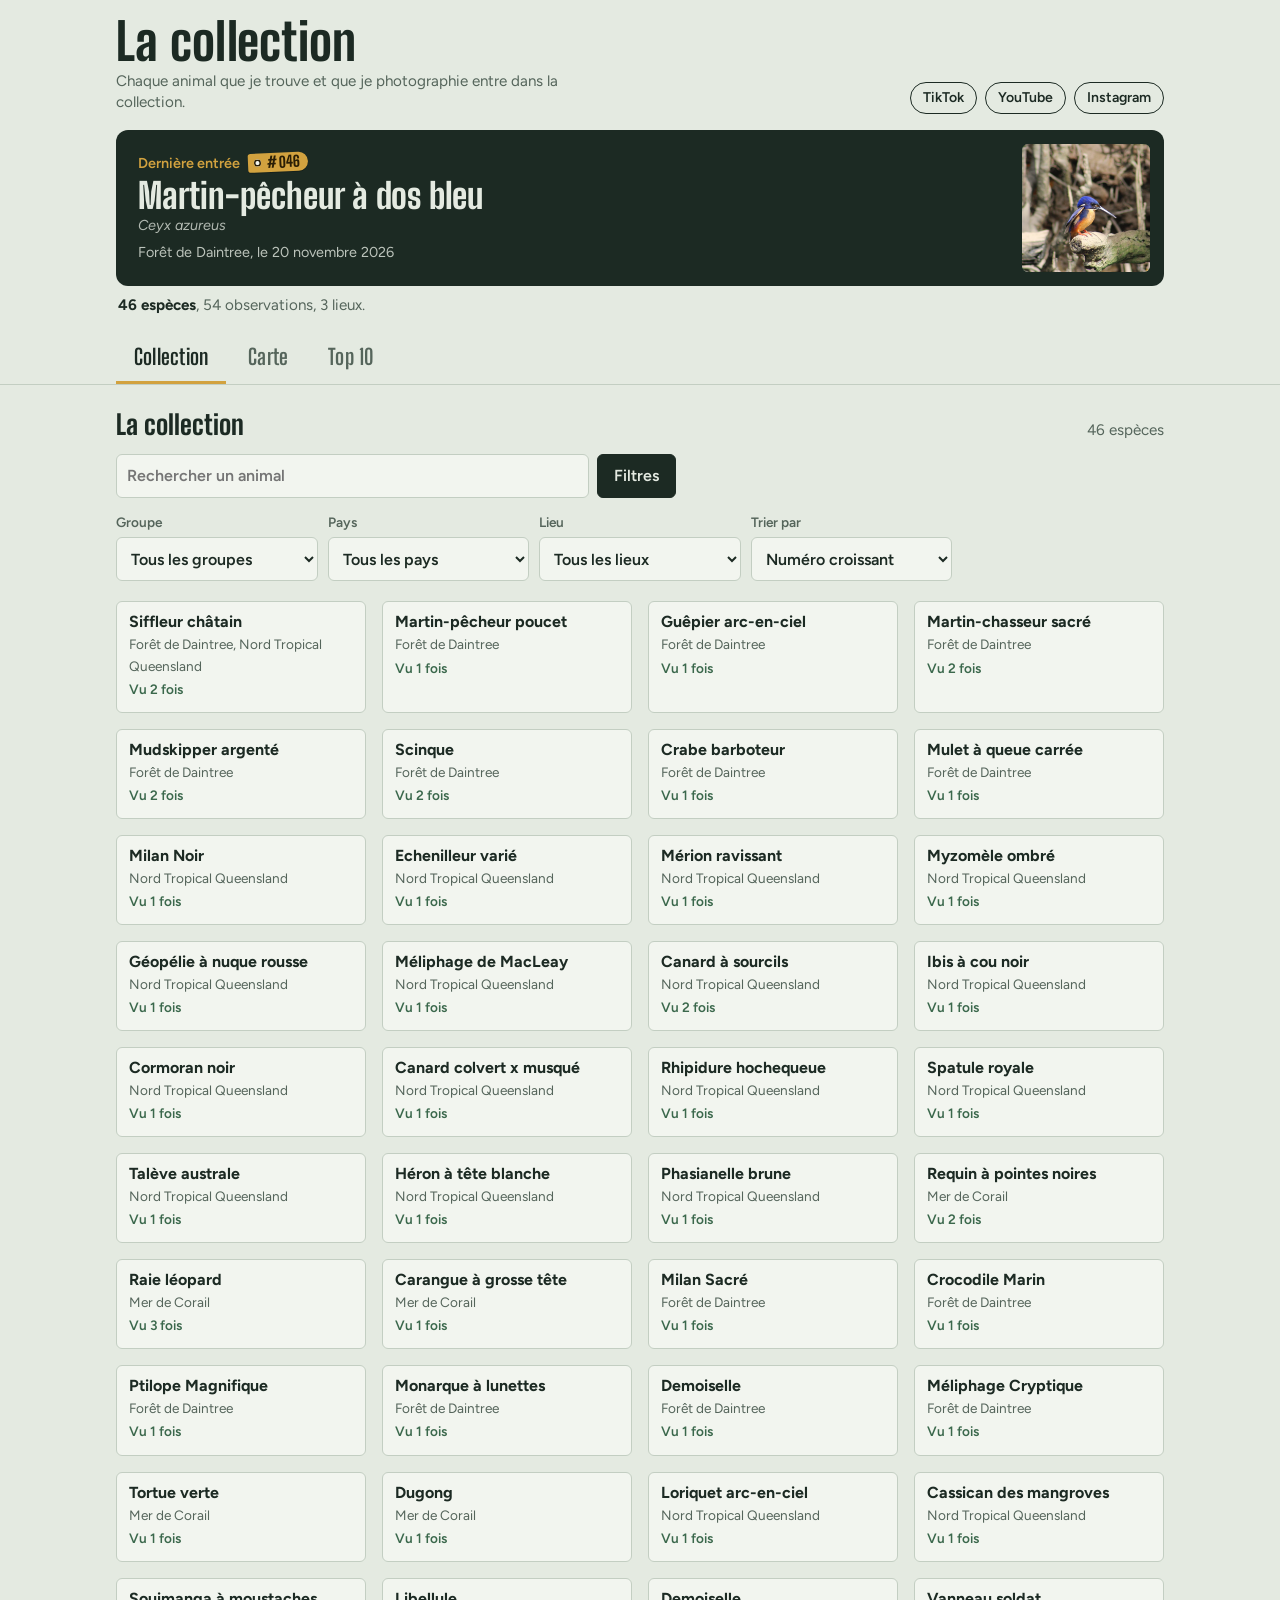
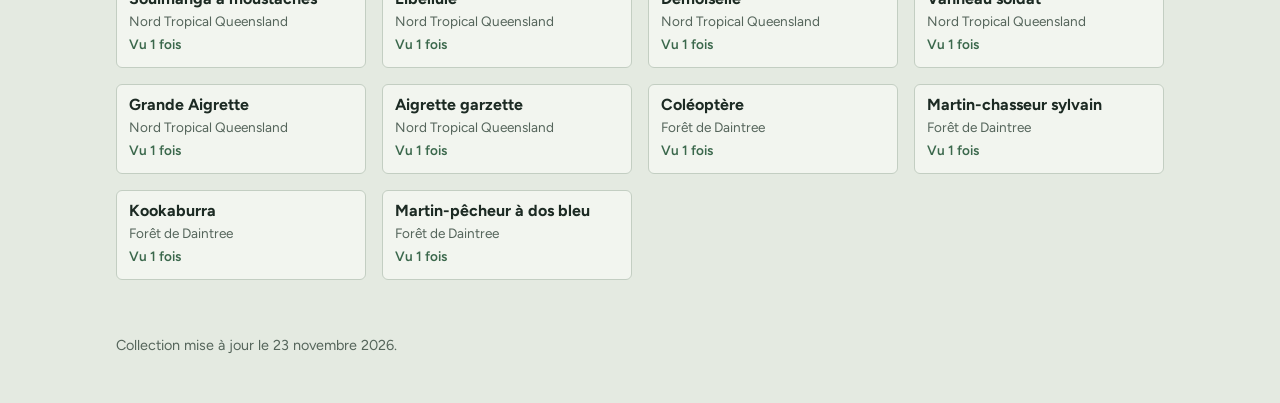
<file: index.html>
<!doctype html>
<html lang="fr">
<head>
<meta charset="utf-8">
<meta name="viewport" content="width=device-width, initial-scale=1, viewport-fit=cover">
<title>La collection d'Edouard</title>
<meta name="description" content="Chaque animal que je trouve et que je photographie entre dans la collection : liste, carte des observations et top 10.">
<meta name="theme-color" content="#1C2A23">
<link rel="preconnect" href="https://fonts.googleapis.com">
<link rel="preconnect" href="https://fonts.gstatic.com" crossorigin>
<link href="https://fonts.googleapis.com/css2?family=Big+Shoulders+Display:wght@700;800&family=Figtree:wght@400;500;600;700&display=swap" rel="stylesheet">
<link rel="stylesheet" href="vendor/leaflet/leaflet.css">
<link rel="stylesheet" href="assets/style.css">
</head>
<body>
<a class="skip" href="#contenu">Aller au contenu</a>

<header class="masthead wrap">
  <div>
    <a class="site-title" id="site-title" href="#collection">La collection d'Edouard</a>
    <p class="site-sub" id="site-sub"></p>
  </div>
  <nav class="socials" id="socials" aria-label="Mes réseaux"></nav>
</header>

<section class="latest wrap" id="latest" aria-label="Dernière entrée dans la collection"></section>

<nav class="tabs" aria-label="Rubriques">
  <div class="wrap tabs-inner">
    <a href="#collection" data-view="collection">Collection</a>
    <a href="#carte" data-view="carte">Carte</a>
    <a href="#top10" data-view="top10">Top 10</a>
  </div>
</nav>

<main id="contenu" class="wrap">
  <p class="notice" id="load-error" hidden>Impossible de charger la collection. Vérifie ta connexion puis recharge la page.</p>

  <section id="view-collection" class="view" aria-labelledby="h-collection">
    <div class="view-head">
      <h2 id="h-collection" class="view-title">La collection</h2>
      <p id="result-count" aria-live="polite"></p>
    </div>
    <form class="filters" id="filters" role="search" onsubmit="return false">
      <div class="search-row">
        <label class="f-search">
          <span class="sr-only">Rechercher</span>
          <input type="search" id="f-q" placeholder="Rechercher un animal" autocomplete="off">
        </label>
        <button type="button" class="filter-toggle" id="more-btn" aria-expanded="false" aria-controls="more">Filtres</button>
      </div>
      <div class="more" id="more" hidden>
        <div class="more-grid">
          <label><span>Groupe</span><select id="f-groupe"></select></label>
          <label><span>Pays</span><select id="f-pays"></select></label>
          <label><span>Lieu</span><select id="f-lieu"></select></label>
          <label><span>Trier par</span>
            <select id="f-tri">
              <option value="num">Numéro croissant</option>
              <option value="num-desc">Numéro décroissant</option>
              <option value="nom">Nom</option>
              <option value="vus">Les plus vus</option>
              <option value="recent">Vus récemment</option>
            </select>
          </label>
        </div>
      </div>
    </form>
    <div class="result-bar">
      <button type="button" class="link-btn" id="f-reset" hidden>Effacer les filtres</button>
    </div>
    <ul class="grid" id="grid"></ul>
  </section>

  <section id="view-carte" class="view" aria-labelledby="h-carte" hidden>
    <h2 id="h-carte" class="view-title">La carte des observations</h2>
    <p class="lede">Les lieux sont indiqués par zone, jamais au point près, pour ne pas déranger les animaux.</p>
    <div class="map-countries" id="map-countries" role="group" aria-label="Choisir un pays" hidden></div>
    <div class="map" id="map" role="region" aria-label="Carte des zones d'observation"></div>
    <ul class="zones" id="zones"></ul>
  </section>

  <section id="view-top10" class="view" aria-labelledby="h-top10" hidden>
    <h2 id="h-top10" class="view-title">Mon top 10</h2>
    <p class="lede">Les rencontres qui m'ont le plus marqué.</p>
    <ol class="top" id="top"></ol>
  </section>
</main>

<footer class="footer wrap">
  <p id="maj"></p>
</footer>

<dialog class="detail" id="detail" aria-labelledby="d-name"></dialog>

<script src="vendor/leaflet/leaflet.js"></script>
<script src="assets/common.js"></script>
<script src="assets/app.js"></script>
</body>
</html>
</file>
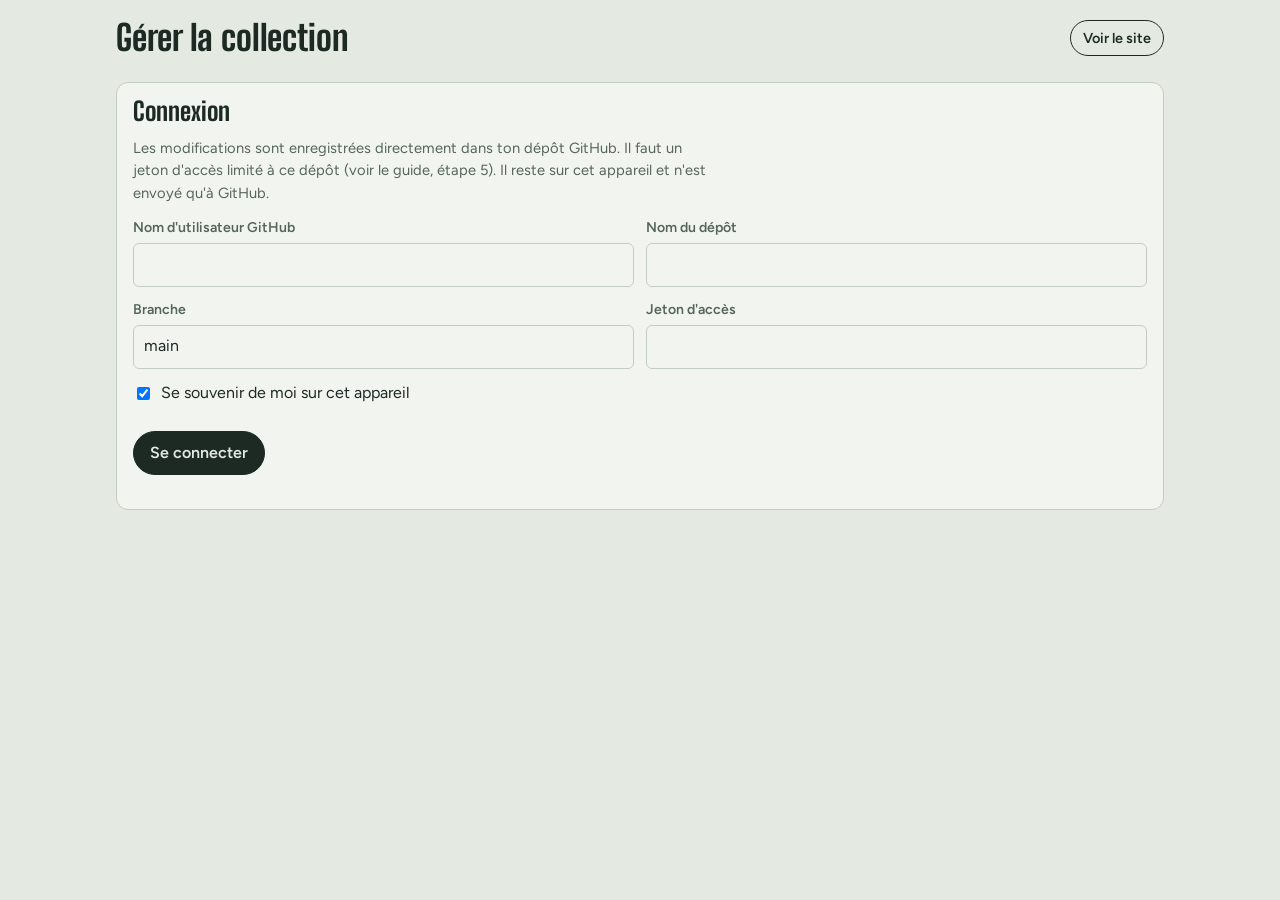
<file: admin.html>
<!doctype html>
<html lang="fr">
<head>
<meta charset="utf-8">
<meta name="viewport" content="width=device-width, initial-scale=1, viewport-fit=cover">
<meta name="robots" content="noindex, nofollow">
<title>Gérer la collection</title>
<link rel="preconnect" href="https://fonts.googleapis.com">
<link rel="preconnect" href="https://fonts.gstatic.com" crossorigin>
<link href="https://fonts.googleapis.com/css2?family=Big+Shoulders+Display:wght@700;800&family=Figtree:wght@400;500;600;700&display=swap" rel="stylesheet">
<link rel="stylesheet" href="vendor/leaflet/leaflet.css">
<link rel="stylesheet" href="assets/style.css">
</head>
<body>
<header class="wrap adm-head">
  <h1 class="adm-title">Gérer la collection</h1>
  <a class="btn btn-ghost btn-small" href="./" target="_blank" rel="noopener">Voir le site</a>
</header>

<!-- Connexion -->
<main class="wrap" id="login-view">
  <section class="panel">
    <h2>Connexion</h2>
    <p class="help">Les modifications sont enregistrées directement dans ton dépôt GitHub. Il faut un jeton d'accès limité à ce dépôt (voir le guide, étape 5). Il reste sur cet appareil et n'est envoyé qu'à GitHub.</p>
    <form id="login-form" class="fields">
      <label class="field"><span>Nom d'utilisateur GitHub</span><input id="l-owner" required autocomplete="username" autocapitalize="off"></label>
      <label class="field"><span>Nom du dépôt</span><input id="l-repo" required autocapitalize="off"></label>
      <label class="field"><span>Branche</span><input id="l-branch" value="main" required autocapitalize="off"></label>
      <label class="field"><span>Jeton d'accès</span><input id="l-token" type="password" required autocomplete="off"></label>
      <label class="full" style="display:flex;gap:8px;align-items:center"><input type="checkbox" id="l-remember" checked> Se souvenir de moi sur cet appareil</label>
      <div class="full row-actions"><button class="btn" type="submit">Se connecter</button></div>
      <p class="full status" id="login-status" role="status"></p>
    </form>
  </section>
</main>

<!-- Application -->
<div id="app-view" hidden>
  <div class="adm-bar">
    <div class="wrap">
      <p id="save-state" role="status">Tout est enregistré.</p>
      <button class="btn btn-small" id="save-btn" type="button" disabled>Enregistrer</button>
    </div>
  </div>
  <main class="wrap">
    <div class="adm-tabs" role="tablist">
      <button type="button" role="tab" data-tab="especes" aria-selected="true">Espèces</button>
      <button type="button" role="tab" data-tab="top" aria-selected="false">Top 10</button>
      <button type="button" role="tab" data-tab="lieux" aria-selected="false">Lieux</button>
      <button type="button" role="tab" data-tab="reglages" aria-selected="false">Réglages</button>
    </div>

    <section data-panel="especes">
      <div id="sp-editor"></div>
      <div class="panel">
        <h2>Les espèces</h2>
        <div class="row-actions" style="margin-top:0">
          <button class="btn" type="button" id="add-sp">Ajouter une espèce</button>
        </div>
        <label class="field" style="margin-top:12px"><span>Rechercher</span><input type="search" id="sp-q" placeholder="Nom ou numéro"></label>
        <ul class="sp-list" id="sp-list"></ul>
      </div>
    </section>

    <section data-panel="top" hidden>
      <div class="panel">
        <h2>Top 10</h2>
        <p class="help">Choisis les espèces dans l'ordre, de la 1re à la 10e place. Laisse vide les places que tu ne veux pas remplir.</p>
        <div id="top-slots"></div>
        <p class="status" id="top-warn"></p>
      </div>
    </section>

    <section data-panel="lieux" hidden>
      <div class="panel">
        <h2>Lieux</h2>
        <p class="help">Un lieu correspond à une zone (une forêt, une rivière, une région), pas à un point précis. Pour placer un lieu, appuie sur « Placer sur la carte » puis touche la carte : la position est arrondie à environ 1 km.</p>
        <div id="lieux-list"></div>
        <div class="row-actions"><button class="btn btn-ghost" type="button" id="add-lieu">Ajouter un lieu</button></div>
        <div class="mini-map" id="mini-map"></div>
      </div>
    </section>

    <section data-panel="reglages" hidden>
      <div class="panel">
        <h2>Le site</h2>
        <div class="fields">
          <label class="field full"><span>Titre</span><input data-site="titre"></label>
          <label class="field full"><span>Phrase de présentation</span><input data-site="sousTitre"></label>
          <label class="field"><span>Lien TikTok</span><input data-site="tiktok" type="url" inputmode="url"></label>
          <label class="field"><span>Lien YouTube</span><input data-site="youtube" type="url" inputmode="url"></label>
          <label class="field"><span>Lien Instagram</span><input data-site="instagram" type="url" inputmode="url"></label>
        </div>
      </div>
      <div class="panel">
        <h2>Décaler les numéros</h2>
        <p class="help">Utile si tu insères une espèce oubliée ou si tu retires un numéro. Toutes les espèces à partir du numéro choisi sont décalées.</p>
        <div class="fields">
          <label class="field"><span>À partir du numéro</span><input id="shift-from" type="number" min="1" inputmode="numeric"></label>
          <label class="field"><span>Décalage</span>
            <select id="shift-by"><option value="1">+1 (libère ce numéro)</option><option value="-1">-1 (recule d'un cran)</option></select>
          </label>
        </div>
        <div class="row-actions"><button class="btn btn-ghost" type="button" id="shift-btn">Décaler</button></div>
        <p class="status" id="shift-status"></p>
      </div>
      <div class="panel">
        <h2>Sauvegarde et compte</h2>
        <div class="row-actions" style="margin-top:0">
          <button class="btn btn-ghost" type="button" id="backup-btn">Télécharger une sauvegarde</button>
          <button class="btn btn-danger" type="button" id="logout-btn">Se déconnecter de cet appareil</button>
        </div>
      </div>
    </section>
  </main>
</div>

<datalist id="dl-groupe"></datalist>
<datalist id="dl-ordre"></datalist>
<datalist id="dl-famille"></datalist>

<script src="vendor/leaflet/leaflet.js"></script>
<script src="assets/common.js"></script>
<script src="assets/admin.js"></script>
</body>
</html>
</file>
<file: vendor/leaflet/leaflet.css>
/* required styles */

.leaflet-pane,
.leaflet-tile,
.leaflet-marker-icon,
.leaflet-marker-shadow,
.leaflet-tile-container,
.leaflet-pane > svg,
.leaflet-pane > canvas,
.leaflet-zoom-box,
.leaflet-image-layer,
.leaflet-layer {
	position: absolute;
	left: 0;
	top: 0;
	}
.leaflet-container {
	overflow: hidden;
	}
.leaflet-tile,
.leaflet-marker-icon,
.leaflet-marker-shadow {
	-webkit-user-select: none;
	   -moz-user-select: none;
	        user-select: none;
	  -webkit-user-drag: none;
	}
/* Prevents IE11 from highlighting tiles in blue */
.leaflet-tile::selection {
	background: transparent;
}
/* Safari renders non-retina tile on retina better with this, but Chrome is worse */
.leaflet-safari .leaflet-tile {
	image-rendering: -webkit-optimize-contrast;
	}
/* hack that prevents hw layers "stretching" when loading new tiles */
.leaflet-safari .leaflet-tile-container {
	width: 1600px;
	height: 1600px;
	-webkit-transform-origin: 0 0;
	}
.leaflet-marker-icon,
.leaflet-marker-shadow {
	display: block;
	}
/* .leaflet-container svg: reset svg max-width decleration shipped in Joomla! (joomla.org) 3.x */
/* .leaflet-container img: map is broken in FF if you have max-width: 100% on tiles */
.leaflet-container .leaflet-overlay-pane svg {
	max-width: none !important;
	max-height: none !important;
	}
.leaflet-container .leaflet-marker-pane img,
.leaflet-container .leaflet-shadow-pane img,
.leaflet-container .leaflet-tile-pane img,
.leaflet-container img.leaflet-image-layer,
.leaflet-container .leaflet-tile {
	max-width: none !important;
	max-height: none !important;
	width: auto;
	padding: 0;
	}

.leaflet-container img.leaflet-tile {
	/* See: https://bugs.chromium.org/p/chromium/issues/detail?id=600120 */
	mix-blend-mode: plus-lighter;
}

.leaflet-container.leaflet-touch-zoom {
	-ms-touch-action: pan-x pan-y;
	touch-action: pan-x pan-y;
	}
.leaflet-container.leaflet-touch-drag {
	-ms-touch-action: pinch-zoom;
	/* Fallback for FF which doesn't support pinch-zoom */
	touch-action: none;
	touch-action: pinch-zoom;
}
.leaflet-container.leaflet-touch-drag.leaflet-touch-zoom {
	-ms-touch-action: none;
	touch-action: none;
}
.leaflet-container {
	-webkit-tap-highlight-color: transparent;
}
.leaflet-container a {
	-webkit-tap-highlight-color: rgba(51, 181, 229, 0.4);
}
.leaflet-tile {
	filter: inherit;
	visibility: hidden;
	}
.leaflet-tile-loaded {
	visibility: inherit;
	}
.leaflet-zoom-box {
	width: 0;
	height: 0;
	-moz-box-sizing: border-box;
	     box-sizing: border-box;
	z-index: 800;
	}
/* workaround for https://bugzilla.mozilla.org/show_bug.cgi?id=888319 */
.leaflet-overlay-pane svg {
	-moz-user-select: none;
	}

.leaflet-pane         { z-index: 400; }

.leaflet-tile-pane    { z-index: 200; }
.leaflet-overlay-pane { z-index: 400; }
.leaflet-shadow-pane  { z-index: 500; }
.leaflet-marker-pane  { z-index: 600; }
.leaflet-tooltip-pane   { z-index: 650; }
.leaflet-popup-pane   { z-index: 700; }

.leaflet-map-pane canvas { z-index: 100; }
.leaflet-map-pane svg    { z-index: 200; }

.leaflet-vml-shape {
	width: 1px;
	height: 1px;
	}
.lvml {
	behavior: url(#default#VML);
	display: inline-block;
	position: absolute;
	}


/* control positioning */

.leaflet-control {
	position: relative;
	z-index: 800;
	pointer-events: visiblePainted; /* IE 9-10 doesn't have auto */
	pointer-events: auto;
	}
.leaflet-top,
.leaflet-bottom {
	position: absolute;
	z-index: 1000;
	pointer-events: none;
	}
.leaflet-top {
	top: 0;
	}
.leaflet-right {
	right: 0;
	}
.leaflet-bottom {
	bottom: 0;
	}
.leaflet-left {
	left: 0;
	}
.leaflet-control {
	float: left;
	clear: both;
	}
.leaflet-right .leaflet-control {
	float: right;
	}
.leaflet-top .leaflet-control {
	margin-top: 10px;
	}
.leaflet-bottom .leaflet-control {
	margin-bottom: 10px;
	}
.leaflet-left .leaflet-control {
	margin-left: 10px;
	}
.leaflet-right .leaflet-control {
	margin-right: 10px;
	}


/* zoom and fade animations */

.leaflet-fade-anim .leaflet-popup {
	opacity: 0;
	-webkit-transition: opacity 0.2s linear;
	   -moz-transition: opacity 0.2s linear;
	        transition: opacity 0.2s linear;
	}
.leaflet-fade-anim .leaflet-map-pane .leaflet-popup {
	opacity: 1;
	}
.leaflet-zoom-animated {
	-webkit-transform-origin: 0 0;
	    -ms-transform-origin: 0 0;
	        transform-origin: 0 0;
	}
svg.leaflet-zoom-animated {
	will-change: transform;
}

.leaflet-zoom-anim .leaflet-zoom-animated {
	-webkit-transition: -webkit-transform 0.25s cubic-bezier(0,0,0.25,1);
	   -moz-transition:    -moz-transform 0.25s cubic-bezier(0,0,0.25,1);
	        transition:         transform 0.25s cubic-bezier(0,0,0.25,1);
	}
.leaflet-zoom-anim .leaflet-tile,
.leaflet-pan-anim .leaflet-tile {
	-webkit-transition: none;
	   -moz-transition: none;
	        transition: none;
	}

.leaflet-zoom-anim .leaflet-zoom-hide {
	visibility: hidden;
	}


/* cursors */

.leaflet-interactive {
	cursor: pointer;
	}
.leaflet-grab {
	cursor: -webkit-grab;
	cursor:    -moz-grab;
	cursor:         grab;
	}
.leaflet-crosshair,
.leaflet-crosshair .leaflet-interactive {
	cursor: crosshair;
	}
.leaflet-popup-pane,
.leaflet-control {
	cursor: auto;
	}
.leaflet-dragging .leaflet-grab,
.leaflet-dragging .leaflet-grab .leaflet-interactive,
.leaflet-dragging .leaflet-marker-draggable {
	cursor: move;
	cursor: -webkit-grabbing;
	cursor:    -moz-grabbing;
	cursor:         grabbing;
	}

/* marker & overlays interactivity */
.leaflet-marker-icon,
.leaflet-marker-shadow,
.leaflet-image-layer,
.leaflet-pane > svg path,
.leaflet-tile-container {
	pointer-events: none;
	}

.leaflet-marker-icon.leaflet-interactive,
.leaflet-image-layer.leaflet-interactive,
.leaflet-pane > svg path.leaflet-interactive,
svg.leaflet-image-layer.leaflet-interactive path {
	pointer-events: visiblePainted; /* IE 9-10 doesn't have auto */
	pointer-events: auto;
	}

/* visual tweaks */

.leaflet-container {
	background: #ddd;
	outline-offset: 1px;
	}
.leaflet-container a {
	color: #0078A8;
	}
.leaflet-zoom-box {
	border: 2px dotted #38f;
	background: rgba(255,255,255,0.5);
	}


/* general typography */
.leaflet-container {
	font-family: "Helvetica Neue", Arial, Helvetica, sans-serif;
	font-size: 12px;
	font-size: 0.75rem;
	line-height: 1.5;
	}


/* general toolbar styles */

.leaflet-bar {
	box-shadow: 0 1px 5px rgba(0,0,0,0.65);
	border-radius: 4px;
	}
.leaflet-bar a {
	background-color: #fff;
	border-bottom: 1px solid #ccc;
	width: 26px;
	height: 26px;
	line-height: 26px;
	display: block;
	text-align: center;
	text-decoration: none;
	color: black;
	}
.leaflet-bar a,
.leaflet-control-layers-toggle {
	background-position: 50% 50%;
	background-repeat: no-repeat;
	display: block;
	}
.leaflet-bar a:hover,
.leaflet-bar a:focus {
	background-color: #f4f4f4;
	}
.leaflet-bar a:first-child {
	border-top-left-radius: 4px;
	border-top-right-radius: 4px;
	}
.leaflet-bar a:last-child {
	border-bottom-left-radius: 4px;
	border-bottom-right-radius: 4px;
	border-bottom: none;
	}
.leaflet-bar a.leaflet-disabled {
	cursor: default;
	background-color: #f4f4f4;
	color: #bbb;
	}

.leaflet-touch .leaflet-bar a {
	width: 30px;
	height: 30px;
	line-height: 30px;
	}
.leaflet-touch .leaflet-bar a:first-child {
	border-top-left-radius: 2px;
	border-top-right-radius: 2px;
	}
.leaflet-touch .leaflet-bar a:last-child {
	border-bottom-left-radius: 2px;
	border-bottom-right-radius: 2px;
	}

/* zoom control */

.leaflet-control-zoom-in,
.leaflet-control-zoom-out {
	font: bold 18px 'Lucida Console', Monaco, monospace;
	text-indent: 1px;
	}

.leaflet-touch .leaflet-control-zoom-in, .leaflet-touch .leaflet-control-zoom-out  {
	font-size: 22px;
	}


/* layers control */

.leaflet-control-layers {
	box-shadow: 0 1px 5px rgba(0,0,0,0.4);
	background: #fff;
	border-radius: 5px;
	}
.leaflet-control-layers-toggle {
	background-image: url(images/layers.png);
	width: 36px;
	height: 36px;
	}
.leaflet-retina .leaflet-control-layers-toggle {
	background-image: url(images/layers-2x.png);
	background-size: 26px 26px;
	}
.leaflet-touch .leaflet-control-layers-toggle {
	width: 44px;
	height: 44px;
	}
.leaflet-control-layers .leaflet-control-layers-list,
.leaflet-control-layers-expanded .leaflet-control-layers-toggle {
	display: none;
	}
.leaflet-control-layers-expanded .leaflet-control-layers-list {
	display: block;
	position: relative;
	}
.leaflet-control-layers-expanded {
	padding: 6px 10px 6px 6px;
	color: #333;
	background: #fff;
	}
.leaflet-control-layers-scrollbar {
	overflow-y: scroll;
	overflow-x: hidden;
	padding-right: 5px;
	}
.leaflet-control-layers-selector {
	margin-top: 2px;
	position: relative;
	top: 1px;
	}
.leaflet-control-layers label {
	display: block;
	font-size: 13px;
	font-size: 1.08333em;
	}
.leaflet-control-layers-separator {
	height: 0;
	border-top: 1px solid #ddd;
	margin: 5px -10px 5px -6px;
	}

/* Default icon URLs */
.leaflet-default-icon-path { /* used only in path-guessing heuristic, see L.Icon.Default */
	background-image: url(images/marker-icon.png);
	}


/* attribution and scale controls */

.leaflet-container .leaflet-control-attribution {
	background: #fff;
	background: rgba(255, 255, 255, 0.8);
	margin: 0;
	}
.leaflet-control-attribution,
.leaflet-control-scale-line {
	padding: 0 5px;
	color: #333;
	line-height: 1.4;
	}
.leaflet-control-attribution a {
	text-decoration: none;
	}
.leaflet-control-attribution a:hover,
.leaflet-control-attribution a:focus {
	text-decoration: underline;
	}
.leaflet-attribution-flag {
	display: inline !important;
	vertical-align: baseline !important;
	width: 1em;
	height: 0.6669em;
	}
.leaflet-left .leaflet-control-scale {
	margin-left: 5px;
	}
.leaflet-bottom .leaflet-control-scale {
	margin-bottom: 5px;
	}
.leaflet-control-scale-line {
	border: 2px solid #777;
	border-top: none;
	line-height: 1.1;
	padding: 2px 5px 1px;
	white-space: nowrap;
	-moz-box-sizing: border-box;
	     box-sizing: border-box;
	background: rgba(255, 255, 255, 0.8);
	text-shadow: 1px 1px #fff;
	}
.leaflet-control-scale-line:not(:first-child) {
	border-top: 2px solid #777;
	border-bottom: none;
	margin-top: -2px;
	}
.leaflet-control-scale-line:not(:first-child):not(:last-child) {
	border-bottom: 2px solid #777;
	}

.leaflet-touch .leaflet-control-attribution,
.leaflet-touch .leaflet-control-layers,
.leaflet-touch .leaflet-bar {
	box-shadow: none;
	}
.leaflet-touch .leaflet-control-layers,
.leaflet-touch .leaflet-bar {
	border: 2px solid rgba(0,0,0,0.2);
	background-clip: padding-box;
	}


/* popup */

.leaflet-popup {
	position: absolute;
	text-align: center;
	margin-bottom: 20px;
	}
.leaflet-popup-content-wrapper {
	padding: 1px;
	text-align: left;
	border-radius: 12px;
	}
.leaflet-popup-content {
	margin: 13px 24px 13px 20px;
	line-height: 1.3;
	font-size: 13px;
	font-size: 1.08333em;
	min-height: 1px;
	}
.leaflet-popup-content p {
	margin: 17px 0;
	margin: 1.3em 0;
	}
.leaflet-popup-tip-container {
	width: 40px;
	height: 20px;
	position: absolute;
	left: 50%;
	margin-top: -1px;
	margin-left: -20px;
	overflow: hidden;
	pointer-events: none;
	}
.leaflet-popup-tip {
	width: 17px;
	height: 17px;
	padding: 1px;

	margin: -10px auto 0;
	pointer-events: auto;

	-webkit-transform: rotate(45deg);
	   -moz-transform: rotate(45deg);
	    -ms-transform: rotate(45deg);
	        transform: rotate(45deg);
	}
.leaflet-popup-content-wrapper,
.leaflet-popup-tip {
	background: white;
	color: #333;
	box-shadow: 0 3px 14px rgba(0,0,0,0.4);
	}
.leaflet-container a.leaflet-popup-close-button {
	position: absolute;
	top: 0;
	right: 0;
	border: none;
	text-align: center;
	width: 24px;
	height: 24px;
	font: 16px/24px Tahoma, Verdana, sans-serif;
	color: #757575;
	text-decoration: none;
	background: transparent;
	}
.leaflet-container a.leaflet-popup-close-button:hover,
.leaflet-container a.leaflet-popup-close-button:focus {
	color: #585858;
	}
.leaflet-popup-scrolled {
	overflow: auto;
	}

.leaflet-oldie .leaflet-popup-content-wrapper {
	-ms-zoom: 1;
	}
.leaflet-oldie .leaflet-popup-tip {
	width: 24px;
	margin: 0 auto;

	-ms-filter: "progid:DXImageTransform.Microsoft.Matrix(M11=0.70710678, M12=0.70710678, M21=-0.70710678, M22=0.70710678)";
	filter: progid:DXImageTransform.Microsoft.Matrix(M11=0.70710678, M12=0.70710678, M21=-0.70710678, M22=0.70710678);
	}

.leaflet-oldie .leaflet-control-zoom,
.leaflet-oldie .leaflet-control-layers,
.leaflet-oldie .leaflet-popup-content-wrapper,
.leaflet-oldie .leaflet-popup-tip {
	border: 1px solid #999;
	}


/* div icon */

.leaflet-div-icon {
	background: #fff;
	border: 1px solid #666;
	}


/* Tooltip */
/* Base styles for the element that has a tooltip */
.leaflet-tooltip {
	position: absolute;
	padding: 6px;
	background-color: #fff;
	border: 1px solid #fff;
	border-radius: 3px;
	color: #222;
	white-space: nowrap;
	-webkit-user-select: none;
	-moz-user-select: none;
	-ms-user-select: none;
	user-select: none;
	pointer-events: none;
	box-shadow: 0 1px 3px rgba(0,0,0,0.4);
	}
.leaflet-tooltip.leaflet-interactive {
	cursor: pointer;
	pointer-events: auto;
	}
.leaflet-tooltip-top:before,
.leaflet-tooltip-bottom:before,
.leaflet-tooltip-left:before,
.leaflet-tooltip-right:before {
	position: absolute;
	pointer-events: none;
	border: 6px solid transparent;
	background: transparent;
	content: "";
	}

/* Directions */

.leaflet-tooltip-bottom {
	margin-top: 6px;
}
.leaflet-tooltip-top {
	margin-top: -6px;
}
.leaflet-tooltip-bottom:before,
.leaflet-tooltip-top:before {
	left: 50%;
	margin-left: -6px;
	}
.leaflet-tooltip-top:before {
	bottom: 0;
	margin-bottom: -12px;
	border-top-color: #fff;
	}
.leaflet-tooltip-bottom:before {
	top: 0;
	margin-top: -12px;
	margin-left: -6px;
	border-bottom-color: #fff;
	}
.leaflet-tooltip-left {
	margin-left: -6px;
}
.leaflet-tooltip-right {
	margin-left: 6px;
}
.leaflet-tooltip-left:before,
.leaflet-tooltip-right:before {
	top: 50%;
	margin-top: -6px;
	}
.leaflet-tooltip-left:before {
	right: 0;
	margin-right: -12px;
	border-left-color: #fff;
	}
.leaflet-tooltip-right:before {
	left: 0;
	margin-left: -12px;
	border-right-color: #fff;
	}

/* Printing */

@media print {
	/* Prevent printers from removing background-images of controls. */
	.leaflet-control {
		-webkit-print-color-adjust: exact;
		print-color-adjust: exact;
		}
	}
</file>
<file: assets/style.css>
/* La collection : feuille de style commune (site public et page de gestion) */
:root {
  --bg: #E4EAE1;
  --surface: #F2F5EF;
  --ink: #1C2A23;
  --muted: #55655B;
  --leaf: #3B684C;
  --leaf-soft: #CFDCCF;
  --tag: #D2A23F;
  --tag-ink: #2A1E05;
  --line: #C3CEC2;
  --danger: #A33A2B;
  --focus: #2E5E6C;
  --display: "Big Shoulders Display", "Arial Narrow", Impact, sans-serif;
  --text: "Figtree", system-ui, -apple-system, "Segoe UI", sans-serif;
  --r-sm: 6px;
  --r-md: 12px;
  color-scheme: light;
}
@media (prefers-color-scheme: dark) {
  :root:not([data-theme="light"]) {
    --bg: #111A16; --surface: #18241E; --ink: #E2E9E0; --muted: #9DAEA3;
    --leaf: #86B796; --leaf-soft: #24372C; --tag: #D9AC4C; --tag-ink: #21180A;
    --line: #2B3A32; --danger: #E2806F; --focus: #8CC4D3; color-scheme: dark;
  }
}
:root[data-theme="dark"] {
  --bg: #111A16; --surface: #18241E; --ink: #E2E9E0; --muted: #9DAEA3;
  --leaf: #86B796; --leaf-soft: #24372C; --tag: #D9AC4C; --tag-ink: #21180A;
  --line: #2B3A32; --danger: #E2806F; --focus: #8CC4D3; color-scheme: dark;
}

*, *::before, *::after { box-sizing: border-box; }
html { -webkit-text-size-adjust: 100%; }
body {
  margin: 0; background: var(--bg); color: var(--ink);
  font: 400 1rem/1.55 var(--text);
  padding-bottom: env(safe-area-inset-bottom);
}
img { max-width: 100%; display: block; }
a { color: var(--leaf); text-underline-offset: 3px; }
button, input, select, textarea { font: inherit; color: inherit; }
:focus-visible { outline: 3px solid var(--focus); outline-offset: 2px; border-radius: 4px; }
[hidden] { display: none !important; }

.wrap { width: 100%; max-width: 1080px; margin: 0 auto; padding: 0 16px; }
.skip { position: absolute; left: -9999px; }
.skip:focus { left: 16px; top: 8px; background: var(--surface); padding: 8px 12px; z-index: 50; }

/* ---------- En-tête ---------- */
.masthead {
  display: flex; flex-wrap: wrap; gap: 12px 24px; align-items: flex-end; justify-content: space-between;
  padding-top: 18px; padding-bottom: 4px;
}
.site-title {
  font: 800 clamp(2rem, 7.5vw, 3.2rem)/0.92 var(--display); color: var(--ink);
  text-decoration: none; letter-spacing: 0.005em; display: block;
}
.site-sub { margin: 6px 0 0; color: var(--muted); max-width: 46ch; font-size: 0.95rem; line-height: 1.4; }
.socials { display: flex; gap: 8px; flex-wrap: wrap; }
.socials a {
  padding: 4px 12px; border: 1.5px solid var(--ink); border-radius: 999px;
  color: var(--ink); text-decoration: none; font-weight: 600; font-size: 0.88rem;
}
.socials a:hover { background: var(--ink); color: var(--bg); }

/* ---------- Étiquette de collection (l'élément signature) ---------- */
.tag {
  position: absolute; left: 10px; top: 10px; display: inline-flex; align-items: center; gap: 6px;
  background: var(--tag); color: var(--tag-ink); padding: 3px 10px 3px 7px;
  border-radius: 3px 10px 10px 3px; box-shadow: 0 1px 0 rgba(0, 0, 0, 0.25);
  transform: rotate(-2.5deg); transform-origin: left center;
}
.tag-hole { width: 7px; height: 7px; border-radius: 50%; background: var(--surface); box-shadow: inset 0 0 0 1.5px var(--tag-ink); }
.tag-num { font: 800 1.05rem/1 var(--display); letter-spacing: 0.02em; }
.tag-inline { position: static; padding: 2px 8px 2px 6px; transform: rotate(-2.5deg); }
.tag-inline .tag-num { font-size: 0.95rem; }
.tag-lg { left: 14px; top: 14px; padding: 5px 14px 5px 10px; }
.tag-lg .tag-num { font-size: 1.6rem; }
.tag-lg .tag-hole { width: 10px; height: 10px; }

/* ---------- Photos : toujours carrées ----------
   L'image est posée en absolu dans un cadre carré, pour qu'une photo verticale
   ne puisse jamais agrandir son cadre. */
.card-photo, .latest-photo, .d-photo, .top-photo {
  position: relative; aspect-ratio: 1 / 1; overflow: hidden; min-height: 0;
}
.card-img, .latest-img, .d-img, .top-img {
  position: absolute; inset: 0; width: 100%; height: 100%; object-fit: cover;
}

/* ---------- Dernière entrée (bandeau compact) ---------- */
.latest { padding-top: 12px; padding-bottom: 4px; }
.latest-card {
  width: 100%; display: grid; grid-template-columns: 1fr auto; align-items: center; gap: 14px;
  text-align: left; cursor: pointer; background: var(--ink); color: var(--bg);
  border: 0; border-radius: var(--r-md); overflow: hidden; padding: 12px 12px 12px 16px;
}
.latest-text { min-width: 0; }
.latest-photo { width: 84px; border-radius: var(--r-sm); background: var(--leaf); }
.latest-kicker { margin: 0; color: var(--tag); font-weight: 600; font-size: 0.9rem; display: flex; align-items: center; gap: 8px; }
.latest-name { margin: 4px 0 0; font: 800 clamp(1.6rem, 6.5vw, 2.2rem)/0.95 var(--display); overflow-wrap: anywhere; }
.latest-card .sci { color: color-mix(in srgb, var(--bg) 75%, transparent); font-size: 0.9rem; }
.latest-meta { margin: 4px 0 0; font-size: 0.9rem; color: color-mix(in srgb, var(--bg) 80%, transparent); }
.tally { margin: 8px 2px 0; color: var(--muted); font-size: 0.95rem; }
.tally strong { color: var(--ink); }
@media (min-width: 760px) {
  .latest-card { padding: 14px 14px 14px 22px; }
  .latest-photo { width: 128px; }
}

.sci { margin: 2px 0 0; font-style: italic; color: var(--muted); }

/* ---------- Onglets ---------- */
.tabs {
  position: sticky; top: 0; z-index: 20; margin-top: 12px;
  background: color-mix(in srgb, var(--bg) 92%, transparent);
  backdrop-filter: blur(8px); -webkit-backdrop-filter: blur(8px);
  border-bottom: 1px solid var(--line);
}
.tabs-inner { display: flex; gap: 4px; }
.tabs a {
  flex: 1 1 0; text-align: center; padding: 14px 8px 12px; text-decoration: none; color: var(--muted);
  font: 700 1.35rem/1 var(--display); letter-spacing: 0.01em; border-bottom: 3px solid transparent;
}
.tabs a[aria-current="page"] { color: var(--ink); border-bottom-color: var(--tag); }
@media (min-width: 760px) { .tabs a { flex: 0 0 auto; padding-inline: 18px; } }

/* ---------- Vues ---------- */
/* main porte aussi la classe .wrap : on cible main.wrap pour que ces marges ne soient pas écrasées. */
main.wrap { padding-top: 26px; padding-bottom: 40px; min-height: 50vh; }
.view-title { font: 800 1.7rem/1 var(--display); margin: 0 0 12px; }
.view { scroll-margin-top: 70px; }
.lede { margin: -6px 0 16px; color: var(--muted); max-width: 60ch; }
.notice { background: var(--surface); border-left: 4px solid var(--danger); padding: 12px 14px; border-radius: var(--r-sm); }

/* Filtres */
.filters { display: grid; gap: 10px; }
.sr-only { position: absolute; width: 1px; height: 1px; overflow: hidden; clip: rect(0 0 0 0); white-space: nowrap; }
.filters label { display: grid; gap: 4px; font-size: 0.85rem; color: var(--muted); font-weight: 600; }
.view-head { display: flex; align-items: baseline; justify-content: space-between; gap: 12px; margin-bottom: 12px; }
.view-head .view-title { margin: 0; }
.view-head p { margin: 0; color: var(--muted); font-size: 0.95rem; }
.search-row { display: grid; grid-template-columns: 1fr auto; gap: 8px; }
.filter-toggle {
  min-height: 44px; padding: 8px 16px; border-radius: var(--r-sm); cursor: pointer; font-weight: 600;
  border: 1.5px solid var(--ink); background: transparent; color: var(--ink);
}
.filter-toggle[aria-expanded="true"] { background: var(--ink); color: var(--bg); }
.more-grid { display: grid; grid-template-columns: 1fr 1fr; gap: 10px; padding-top: 4px; }
.filters input, .filters select,
.field input, .field select, .field textarea {
  width: 100%; min-height: 44px; padding: 8px 10px; border-radius: var(--r-sm);
  border: 1.5px solid var(--line); background: var(--surface); color: var(--ink); font-size: 1rem;
}
.filters input:focus, .filters select:focus, .field input:focus, .field select:focus { border-color: var(--leaf); outline: none; }
@media (min-width: 760px) {
  .more-grid { grid-template-columns: repeat(auto-fill, minmax(190px, 1fr)); }
  .search-row { max-width: 560px; }
}

.result-bar { display: flex; justify-content: flex-end; margin: 6px 0 6px; min-height: 8px; }
.result-bar p { margin: 0; color: var(--muted); }
.link-btn { background: none; border: 0; color: var(--leaf); text-decoration: underline; cursor: pointer; padding: 4px; font-weight: 600; }

/* Grille de cartes */
.grid { list-style: none; margin: 0; padding: 0; display: grid; grid-template-columns: repeat(2, minmax(0, 1fr)); gap: 12px; }
@media (min-width: 640px) { .grid { grid-template-columns: repeat(3, minmax(0, 1fr)); } }
@media (min-width: 900px) { .grid { grid-template-columns: repeat(4, minmax(0, 1fr)); gap: 16px; } }
.card {
  width: 100%; height: 100%; display: flex; flex-direction: column; text-align: left; cursor: pointer;
  background: var(--surface); border: 1px solid var(--line); border-radius: var(--r-sm); padding: 0; overflow: hidden;
}
.card:hover .card-name { text-decoration: underline; text-underline-offset: 3px; }
.card-photo { background: var(--leaf-soft); }
.card-body { padding: 10px 12px 12px; display: grid; gap: 2px; }
.card-name { margin: 0; font-size: 1rem; line-height: 1.25; font-weight: 700; }
.card-meta, .card-seen { margin: 0; font-size: 0.85rem; color: var(--muted); }
.card-seen { color: var(--leaf); font-weight: 600; }

/* Emplacement photo vide */
.ph {
  position: absolute; inset: 0;
  display: grid; place-content: center; text-align: center; width: 100%; height: 100%; color: var(--leaf);
  background: repeating-linear-gradient(135deg, var(--leaf-soft) 0 10px, color-mix(in srgb, var(--leaf-soft) 70%, var(--surface)) 10px 20px);
}
.ph-txt { font-size: 0.8rem; font-weight: 600; background: var(--surface); padding: 2px 8px; border-radius: 999px; }
.latest-card .ph {
  color: var(--bg);
  background: repeating-linear-gradient(135deg, color-mix(in srgb, var(--leaf) 70%, var(--ink)) 0 12px, color-mix(in srgb, var(--leaf) 60%, var(--ink)) 12px 24px);
}
.latest-card .ph-txt { background: var(--ink); }

.empty { grid-column: 1 / -1; padding: 28px 0; color: var(--muted); }
.empty p { margin: 0 0 12px; }

.btn {
  display: inline-flex; align-items: center; justify-content: center; gap: 8px; min-height: 44px; padding: 8px 16px;
  border-radius: 999px; border: 1.5px solid var(--ink); background: var(--ink); color: var(--bg);
  font-weight: 600; cursor: pointer; text-decoration: none;
}
.btn-ghost { background: transparent; color: var(--ink); }
.btn-small { min-height: 36px; padding: 4px 12px; font-size: 0.9rem; }
.btn-danger { border-color: var(--danger); background: transparent; color: var(--danger); }
.btn:disabled { opacity: 0.45; cursor: not-allowed; }

/* ---------- Fiche espèce ---------- */
.detail {
  width: min(640px, 100vw); max-width: 100vw; max-height: 100dvh; margin: auto; padding: 0;
  border: 0; border-radius: var(--r-md); background: var(--surface); color: var(--ink); overflow-y: auto;
}
.detail::backdrop { background: rgba(10, 18, 14, 0.6); }
@media (max-width: 640px) { .detail { width: 100vw; height: 100dvh; border-radius: 0; } }
.d-top { position: sticky; top: 0; z-index: 2; display: flex; justify-content: flex-end; padding: 10px; pointer-events: none; }
.d-close {
  pointer-events: auto; min-height: 40px; padding: 6px 16px; border-radius: 999px; border: 0; cursor: pointer;
  background: var(--ink); color: var(--bg); font-weight: 600;
}
.d-photo { background: var(--leaf-soft); margin-top: -60px; }
.d-body { padding: 18px 20px 8px; }
.d-name { margin: 0; font: 800 clamp(2.2rem, 9vw, 3rem)/0.95 var(--display); }
.d-tax { display: grid; grid-template-columns: auto 1fr; gap: 4px 16px; margin: 16px 0 0; padding: 12px 0; border-block: 1px solid var(--line); }
.d-tax dt { color: var(--muted); font-size: 0.9rem; }
.d-tax dd { margin: 0; font-weight: 600; }
.d-h { font: 700 1.4rem/1.1 var(--display); margin: 20px 0 8px; }
.d-obs { list-style: none; margin: 0; padding: 0; display: grid; gap: 8px; }
.d-obs li { display: grid; grid-template-columns: 1fr auto; gap: 0 12px; padding: 10px 12px; background: var(--bg); border-radius: var(--r-sm); }
.d-date { font-weight: 600; }
.d-place { color: var(--muted); font-size: 0.92rem; grid-column: 1; }
.d-video { grid-column: 2; grid-row: 1 / span 2; align-self: center; font-weight: 600; }
.d-nav { display: flex; justify-content: space-between; gap: 8px; padding: 16px 20px 24px; }

/* ---------- Carte ---------- */
.map-countries { display: flex; flex-wrap: wrap; gap: 8px; margin: 0 0 12px; }
.chip-btn {
  min-height: 40px; padding: 6px 14px; border-radius: 999px; cursor: pointer; font-weight: 600;
  border: 1.5px solid var(--ink); background: transparent; color: var(--ink);
}
.chip-btn[aria-pressed="true"] { background: var(--ink); color: var(--bg); }
.map { height: min(62vh, 520px); border-radius: var(--r-md); border: 1px solid var(--line); background: var(--leaf-soft); z-index: 0; }
.leaflet-container { font: inherit; }
.pop-title { margin: 0; font: 800 1.3rem/1 var(--display); }
.pop-count { margin: 2px 0 6px; color: #55655B; }
.pop ul { margin: 0; padding-left: 16px; }
.zones { list-style: none; padding: 0; margin: 20px 0 0; display: grid; gap: 12px; }
@media (min-width: 760px) { .zones { grid-template-columns: 1fr 1fr; } }
.zone { background: var(--surface); border: 1px solid var(--line); border-radius: var(--r-sm); padding: 14px 16px; }
.zone-name { margin: 0; font: 800 1.5rem/1 var(--display); }
.zone-country { font: 500 0.9rem var(--text); color: var(--muted); }
.zone-count { margin: 4px 0 10px; color: var(--leaf); font-weight: 600; }
.chips { list-style: none; margin: 0; padding: 0; display: flex; flex-wrap: wrap; gap: 6px; }
.chips a { display: inline-block; padding: 4px 10px; border-radius: 999px; background: var(--bg); color: var(--ink); text-decoration: none; font-size: 0.88rem; }
.chips a:hover { text-decoration: underline; }

/* ---------- Top 10 ---------- */
.top { list-style: none; margin: 0; padding: 0; display: grid; gap: 10px; max-width: 720px; }
.top-item {
  width: 100%; display: grid; grid-template-columns: 56px 72px 1fr; align-items: center; gap: 14px; text-align: left;
  background: var(--surface); border: 1px solid var(--line); border-radius: var(--r-sm); padding: 8px 14px 8px 8px; cursor: pointer;
}
.top-rank { font: 800 2.8rem/1 var(--display); text-align: center; color: var(--leaf); }
.top li:first-child .top-rank { color: var(--tag); }
.top-photo { width: 72px; border-radius: 4px; }
.top-photo .ph-txt { display: none; }
.top-text { display: grid; gap: 2px; }
.top-name { font-weight: 700; font-size: 1.05rem; line-height: 1.25; }
.top-meta { color: var(--muted); font-size: 0.88rem; }
.top-item:hover .top-name { text-decoration: underline; text-underline-offset: 3px; }

.footer { padding-bottom: 32px; color: var(--muted); font-size: 0.9rem; }

@media (prefers-reduced-motion: reduce) { * { scroll-behavior: auto !important; transition: none !important; } }

/* ================= Page de gestion ================= */
.adm-head { display: flex; flex-wrap: wrap; align-items: center; justify-content: space-between; gap: 12px; padding-top: 20px; }
.adm-title { font: 800 2.2rem/1 var(--display); margin: 0; }
.adm-bar {
  position: sticky; top: 0; z-index: 30; background: var(--ink); color: var(--bg);
  padding: 10px 0; margin-top: 14px;
}
.adm-bar .wrap { display: flex; align-items: center; justify-content: space-between; gap: 12px; }
.adm-bar p { margin: 0; font-size: 0.92rem; }
.adm-bar .btn { background: var(--tag); color: var(--tag-ink); border-color: var(--tag); }
.adm-tabs { display: flex; gap: 4px; flex-wrap: wrap; margin: 18px 0 16px; border-bottom: 1px solid var(--line); }
.adm-tabs button {
  background: none; border: 0; border-bottom: 3px solid transparent; padding: 10px 12px; cursor: pointer;
  font: 700 1.25rem/1 var(--display); color: var(--muted);
}
.adm-tabs button[aria-selected="true"] { color: var(--ink); border-bottom-color: var(--tag); }
.panel { background: var(--surface); border: 1px solid var(--line); border-radius: var(--r-md); padding: 16px; margin-bottom: 16px; }
.panel h2 { font: 800 1.6rem/1 var(--display); margin: 0 0 12px; }
.panel h3 { font: 700 1.25rem/1.1 var(--display); margin: 18px 0 8px; }
.help { color: var(--muted); font-size: 0.92rem; margin: 4px 0 12px; max-width: 64ch; }
.fields { display: grid; gap: 12px; grid-template-columns: 1fr; }
@media (min-width: 640px) { .fields { grid-template-columns: 1fr 1fr; } .fields .full { grid-column: 1 / -1; } }
.field { display: grid; gap: 4px; }
.field > span { font-size: 0.88rem; font-weight: 600; color: var(--muted); }
.row-actions { display: flex; flex-wrap: wrap; gap: 8px; margin-top: 14px; }
.sp-list { list-style: none; margin: 12px 0 0; padding: 0; display: grid; gap: 6px; }
.sp-row {
  width: 100%; display: grid; grid-template-columns: 44px 1fr auto; align-items: center; gap: 12px; text-align: left;
  background: var(--bg); border: 1px solid transparent; border-radius: var(--r-sm); padding: 6px 10px 6px 6px; cursor: pointer;
}
.sp-row[aria-current="true"] { border-color: var(--tag); }
.sp-thumb { width: 44px; height: 44px; border-radius: 4px; overflow: hidden; background: var(--leaf-soft); display: grid; place-content: center; font: 800 0.95rem var(--display); color: var(--leaf); }
.sp-thumb img { width: 100%; height: 100%; object-fit: cover; }
.sp-row b { font-weight: 700; }
.sp-row small { color: var(--muted); }
.obs-row { display: grid; grid-template-columns: 1fr; gap: 8px; padding: 12px; background: var(--bg); border-radius: var(--r-sm); margin-bottom: 8px; }
@media (min-width: 640px) { .obs-row { grid-template-columns: 150px 1fr 1.4fr auto; align-items: end; } }
.photo-box { display: grid; grid-template-columns: 120px 1fr; gap: 14px; align-items: center; }
.photo-prev { width: 120px; height: 120px; border-radius: var(--r-sm); overflow: hidden; background: var(--leaf-soft); display: grid; place-content: center; color: var(--muted); font-size: 0.8rem; text-align: center; }
.photo-prev img { width: 100%; height: 100%; object-fit: cover; }
.status { font-size: 0.9rem; color: var(--muted); margin: 6px 0 0; }
.status.err { color: var(--danger); font-weight: 600; }
.status.ok { color: var(--leaf); font-weight: 600; }
.toast {
  position: fixed; left: 50%; bottom: calc(16px + env(safe-area-inset-bottom)); transform: translateX(-50%);
  max-width: calc(100vw - 32px); width: max-content; background: var(--ink); color: var(--bg);
  padding: 12px 16px; border-radius: var(--r-sm); z-index: 60; box-shadow: 0 6px 24px rgba(0, 0, 0, 0.3);
}
.toast.err { background: var(--danger); color: #fff; }
.top-slot { display: grid; grid-template-columns: 40px 1fr; gap: 10px; align-items: center; margin-bottom: 8px; }
.top-slot b { font: 800 1.8rem/1 var(--display); color: var(--leaf); text-align: center; }
.mini-map { height: 320px; border-radius: var(--r-sm); border: 1px solid var(--line); margin-top: 12px; z-index: 0; }
.lieu-row { padding: 12px; background: var(--bg); border-radius: var(--r-sm); margin-bottom: 8px; }
.lieu-row.picking { outline: 3px solid var(--tag); }
.lieu-grid { display: grid; gap: 8px; grid-template-columns: 1fr 1fr; }
.lieu-grid .full { grid-column: 1 / -1; }
.warn { color: var(--danger); font-weight: 600; }
.latest-photo .ph-txt { display: none; }
.map-countries .chip-btn { font-size: 0.9rem; min-height: 36px; padding: 4px 12px; }
.new-lieu { grid-column: 1 / -1; background: var(--surface); border: 1.5px solid var(--tag); border-radius: var(--r-sm); padding: 12px; }
.new-lieu-title { margin: 0 0 8px; font: 700 1.2rem/1 var(--display); }
</file>
